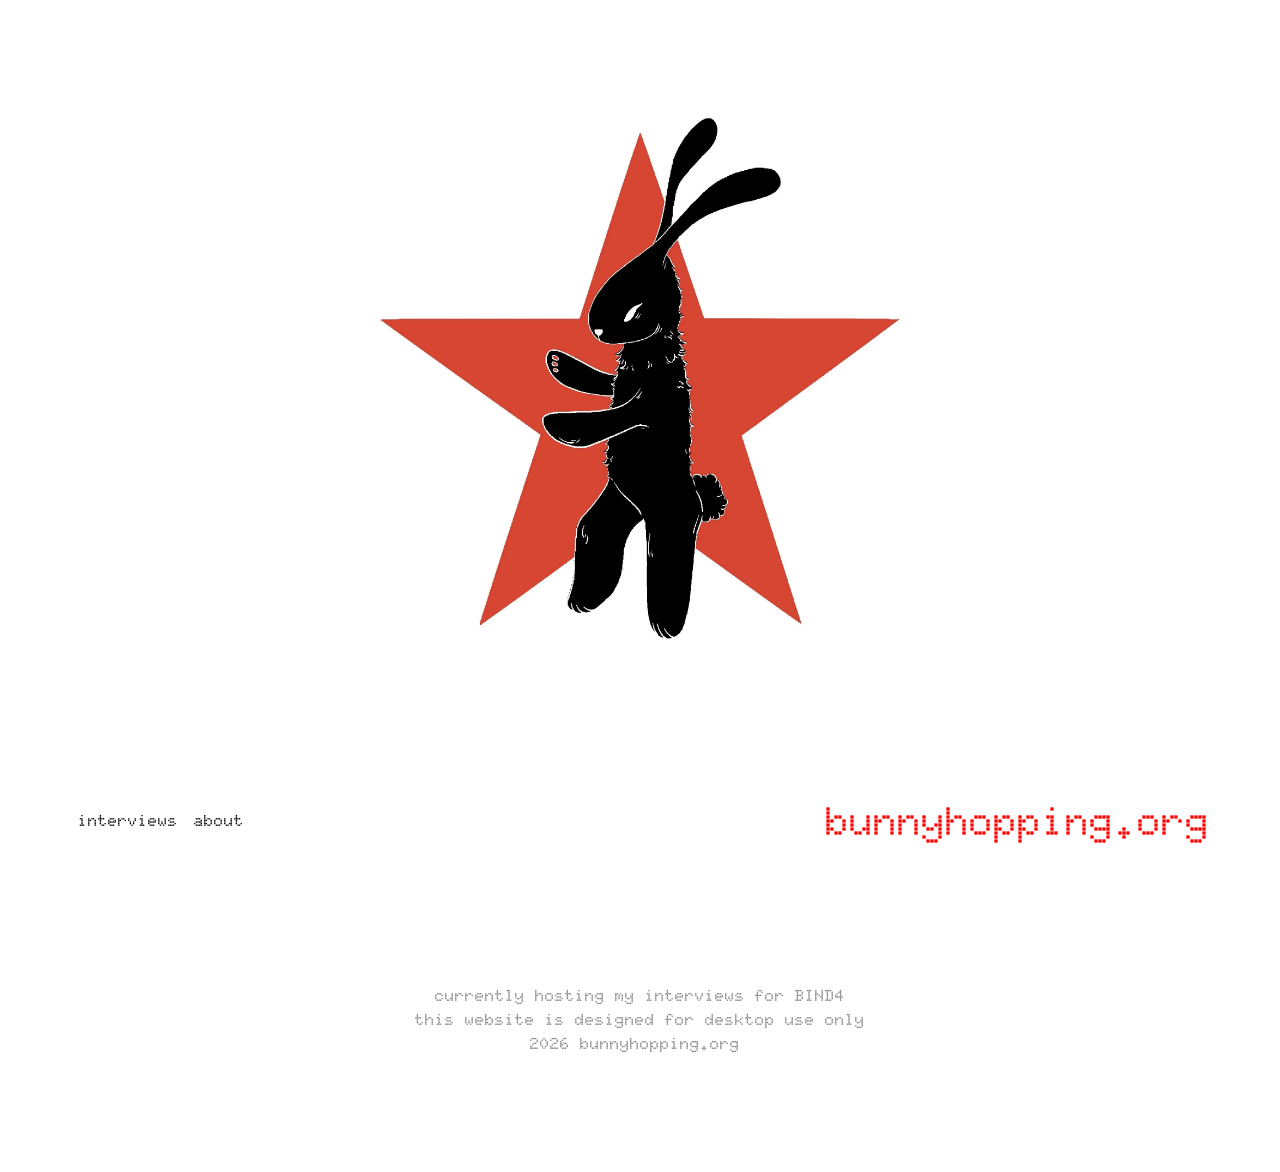
<file: index.html>
<!doctype html>
<html>
<head>
    <meta charset="utf-8">
    <meta name="keywords" content="">
    <meta name="description" content="">
    <meta name="viewport" content="width=device-width, initial-scale=1.0, viewport-fit=cover">
	<link rel="canonical" href="bunnyhopping.org/">
	<meta name="robots" content="index, follow">
    <link rel="shortcut icon" type="image/png" href="favicon.png">
    
	<link rel="stylesheet" type="text/css" href="./css/bootstrap.min.css?2732">
	<link rel="stylesheet" type="text/css" href="style.css?8306">
	<link rel="stylesheet" type="text/css" href="./css/animate.min.css?2355">
	
    <title>Home</title>


    
<!-- Analytics -->
 
<!-- Analytics END -->
    
</head>
<body>

<!-- Preloader -->
<div id="page-loading-blocs-notifaction" class="page-preloader"></div>
<!-- Preloader END -->


<!-- Main container -->
<div class="page-container">
    
<!-- bloc-0 -->
<div class="bloc l-bloc" id="bloc-0">
	<div class="container bloc-lg">
		<div class="row">
			<div class="col-sm-10 offset-sm-1 col-md-8 offset-md-2 col-lg-6 offset-lg-3 text-start">
				<picture><source type="image/webp" srcset="img/ae24cf04-b6c3-4321-89ae-37822fb67c73.webp, img/ae24cf04-b6c3-4321-89ae-37822fb67c73@2x.JPG.webp 2x"><img src="img/ae24cf04-b6c3-4321-89ae-37822fb67c73.JPG" class="img-fluid mx-auto d-block" srcset="img/ae24cf04-b6c3-4321-89ae-37822fb67c73@2x.JPG 2x" alt="ae24cf04 b6c3 4321 89ae 37822fb67c73.JPG"></picture>
			</div>
		</div>
	</div>
</div>
<!-- bloc-0 END -->

<!-- bloc-0 -->
<div class="bloc l-bloc" id="bloc-0">
	<div class="container bloc-sm">
		<div class="row">
			<div class="col">
				<nav class="navbar navbar-light row navbar-expand-md nav-invert" role="navigation">
					<div class="container-fluid nav-invert">
						<button id="nav-toggle" type="button" class="ui-navbar-toggler navbar-toggler border-0 p-0" aria-expanded="false" aria-label="Toggle navigation" data-bs-toggle="collapse" data-bs-target=".navbar-13563">
							<span class="navbar-toggler-icon"><svg height="32" viewBox="0 0 32 32" width="32"><path class="svg-menu-icon" d="m2 9h28m-28 7h28m-28 7h28"></path></svg></span>
						</button>
						<div class="collapse navbar-collapse navbar-22941 navbar-13563">
								<ul class="site-navigation nav navbar-nav animated flash-hvr">
									<li class="nav-item">
										<a href="./interviews/" class="nav-link a-btn ltc-176">interviews</a>
									</li>
									<li class="nav-item">
										<a href="./about/" class="a-btn nav-link ltc-176">about</a>
									</li>
								</ul>
							</div><a class="navbar-brand me-0 link-style ltc-1931 flash-hvr animated flash animLoopInfinite animSpeed10 animDelay04" href="./" data-appear-anim-style="flash">bunnyhopping.org</a>
					</div>
				</nav>
			</div>
		</div>
	</div>
</div>
<!-- bloc-0 END -->

<!-- ScrollToTop Button -->
<button aria-label="Scroll to top button" class="bloc-button btn btn-d scrollToTop" onclick="scrollToTarget('1',this)"><svg xmlns="http://www.w3.org/2000/svg" width="22" height="22" viewBox="0 0 32 32"><path class="scroll-to-top-btn-icon" d="M30,22.656l-14-13-14,13"/></svg></button>
<!-- ScrollToTop Button END-->


<!-- bloc-6 -->
<div class="bloc l-bloc" id="bloc-6">
	<div class="container bloc-lg">
		<div class="row">
			<div class="col-sm-10 offset-sm-1 col-md-8 offset-md-2 col-lg-6 offset-lg-3 text-start">
				<p class="float-lg-none text-lg-center">
					currently hosting my interviews for BIND4<br>this website is designed for desktop use only<br>2026 bunnyhopping.org&nbsp;
				</p>
			</div>
		</div>
	</div>
</div>
<!-- bloc-6 END -->

</div>
<!-- Main container END -->
    


<!-- Additional JS -->
<script src="./js/bootstrap.bundle.min.js?9703"></script>
<script src="./js/blocs.min.js?476"></script>
<script src="./js/lazysizes.min.js" defer></script><!-- Additional JS END -->


</body>
</html>
</file>
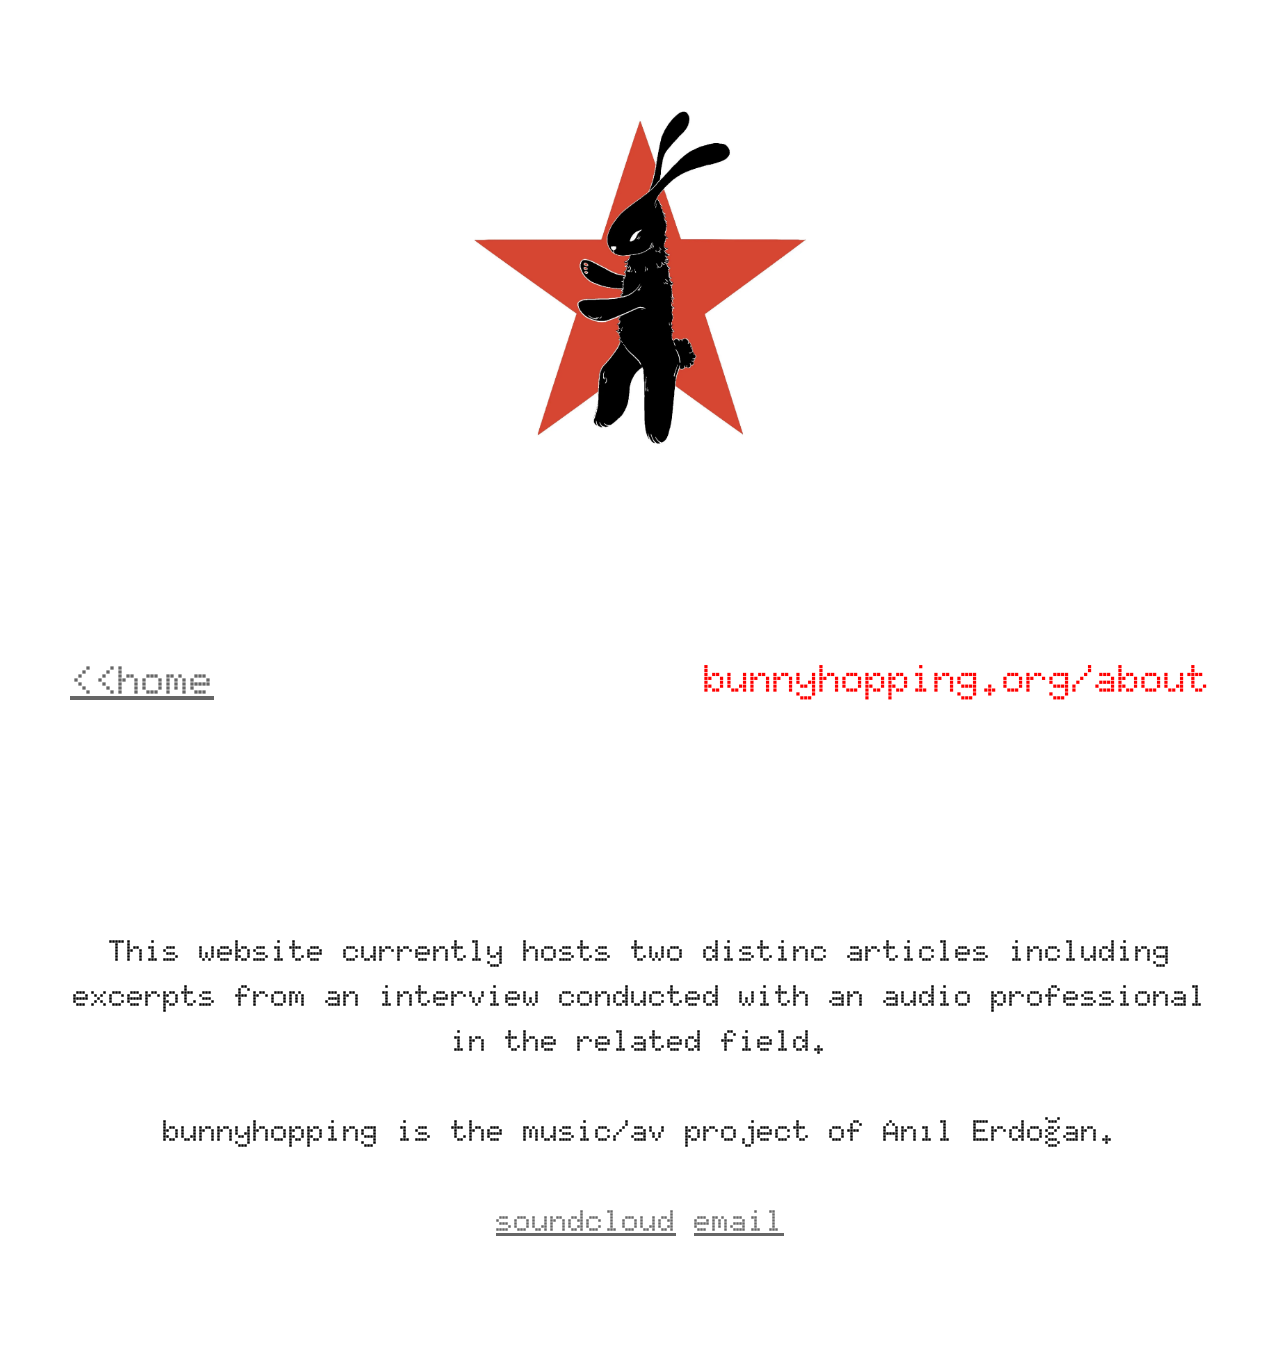
<file: about/index.html>
<!doctype html>
<html>
<head>
    <meta charset="utf-8">
    <meta name="keywords" content="">
    <meta name="description" content="">
    <meta name="viewport" content="width=device-width, initial-scale=1.0, viewport-fit=cover">
	<link rel="canonical" href="bunnyhopping.org/about/">
	<meta name="robots" content="index, follow">
    <link rel="shortcut icon" type="image/png" href="../favicon.png">
    
	<link rel="stylesheet" type="text/css" href="../css/bootstrap.min.css?2732">
	<link rel="stylesheet" type="text/css" href="../style.css?8306">
	<link rel="stylesheet" type="text/css" href="../css/animate.min.css?2355">
	
    <title>interviews-1</title>


    
<!-- Analytics -->
 
<!-- Analytics END -->
    
</head>
<body data-clean-url="true">

<!-- Preloader -->
<div id="page-loading-blocs-notifaction" class="page-preloader"></div>
<!-- Preloader END -->


<!-- Main container -->
<div class="page-container">
    
<!-- bloc-2 -->
<div class="bloc l-bloc" id="bloc-2">
	<div class="container bloc-lg">
		<div class="row">
			<div class="col-sm-10 offset-sm-1 col-md-8 offset-md-2 col-lg-6 offset-lg-3 text-start">
				<picture><source type="image/webp" srcset="../img/lazyload-ph.png" data-srcset="../img/ae24cf04-b6c3-4321-89ae-37822fb67c73.webp, ../img/ae24cf04-b6c3-4321-89ae-37822fb67c73@2x.JPG.webp 2x"><img src="../img/lazyload-ph.png" data-src="../img/ae24cf04-b6c3-4321-89ae-37822fb67c73.JPG" class="img-fluid mx-auto d-block lazyload" data-srcset="../img/ae24cf04-b6c3-4321-89ae-37822fb67c73@2x.JPG 2x" alt="ae24cf04 b6c3 4321 89ae 37822fb67c73.JPG" width="356" height="23"></picture>
			</div>
		</div>
	</div>
</div>
<!-- bloc-2 END -->

<!-- bloc-3 -->
<div class="bloc l-bloc" id="bloc-3">
	<div class="container bloc-lg">
		<div class="row">
			<div class="col-md-9 order-md-1">
				<h2 class="mg-clear text-center text-md-end tc-1931 h2-bloc-3-style">
					bunnyhopping.org/about
				</h2>
			</div>
			<div class="align-self-center col-md-3">
				<h1 class="mb-4 h1-style">
					<a href="../">&lt;&lt;home</a><br>
				</h1>
			</div>
		</div>
	</div>
</div>
<!-- bloc-3 END -->

<!-- bloc-9 -->
<div class="bloc l-bloc" id="bloc-9">
	<div class="container bloc-lg">
		<div class="row">
			<div class="col text-start">
				<p class="tc-176 text-lg-center p-3-style">
					This website currently hosts two distinc articles including excerpts from an interview conducted with an audio professional in the related field.<br><br>bunnyhopping is the music/av project of Anıl Erdoğan.<br><br><a href="soundcloud.com/bunnyhoppin">soundcloud</a> <a class="pt-lg-0" href="mailto:nejsayer@icloud.com">email</a><br>
				</p>
			</div>
		</div>
	</div>
</div>
<!-- bloc-9 END -->

<!-- bloc-4 -->
<div class="bloc l-bloc full-width-bloc" id="bloc-4">
	<div class="container bloc-no-padding">
		<div class="row g-0">
			<div class="order-md-0 col-md-12 col-lg-6 order-lg-1 offset-lg-0 text-lg-start">
			</div>
		</div>
	</div>
</div>
<!-- bloc-4 END -->

<!-- bloc-5 -->
<div class="bloc l-bloc full-width-bloc" id="bloc-5">
	<div class="container bloc-no-padding">
		<div class="row g-0">
			<div class="align-self-center offset-md-1 col-md-10 col-sm-10 offset-sm-1 offset-1 col-10 offset-lg-1 col-lg-10">
			</div>
		</div>
	</div>
</div>
<!-- bloc-5 END -->

<!-- ScrollToTop Button -->
<button aria-label="Scroll to top button" class="bloc-button btn btn-d scrollToTop" onclick="scrollToTarget('1',this)"><svg xmlns="http://www.w3.org/2000/svg" width="22" height="22" viewBox="0 0 32 32"><path class="scroll-to-top-btn-icon" d="M30,22.656l-14-13-14,13"/></svg></button>
<!-- ScrollToTop Button END-->


</div>
<!-- Main container END -->
    


<!-- Additional JS -->
<script src="../js/bootstrap.bundle.min.js?9703"></script>
<script src="../js/blocs.min.js?476"></script>
<script src="../js/lazysizes.min.js" defer></script><!-- Additional JS END -->


</body>
</html>
</file>
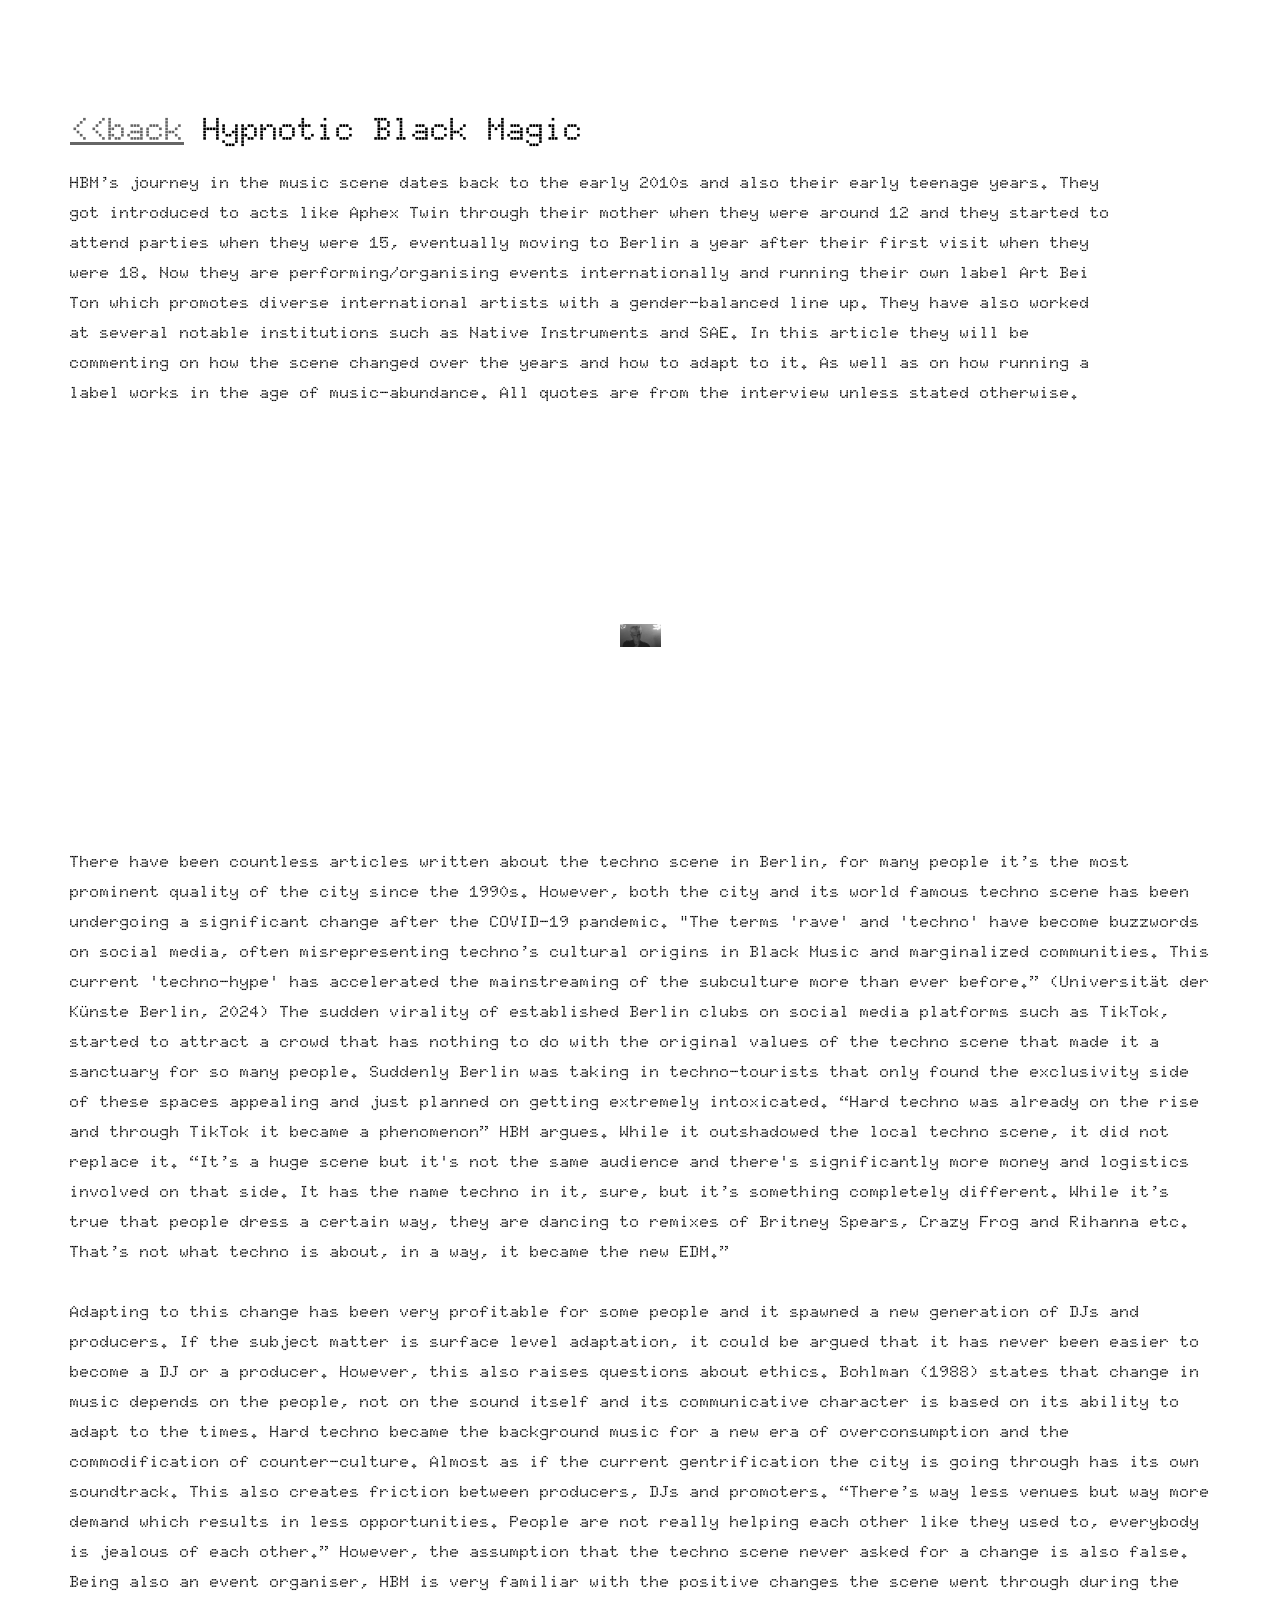
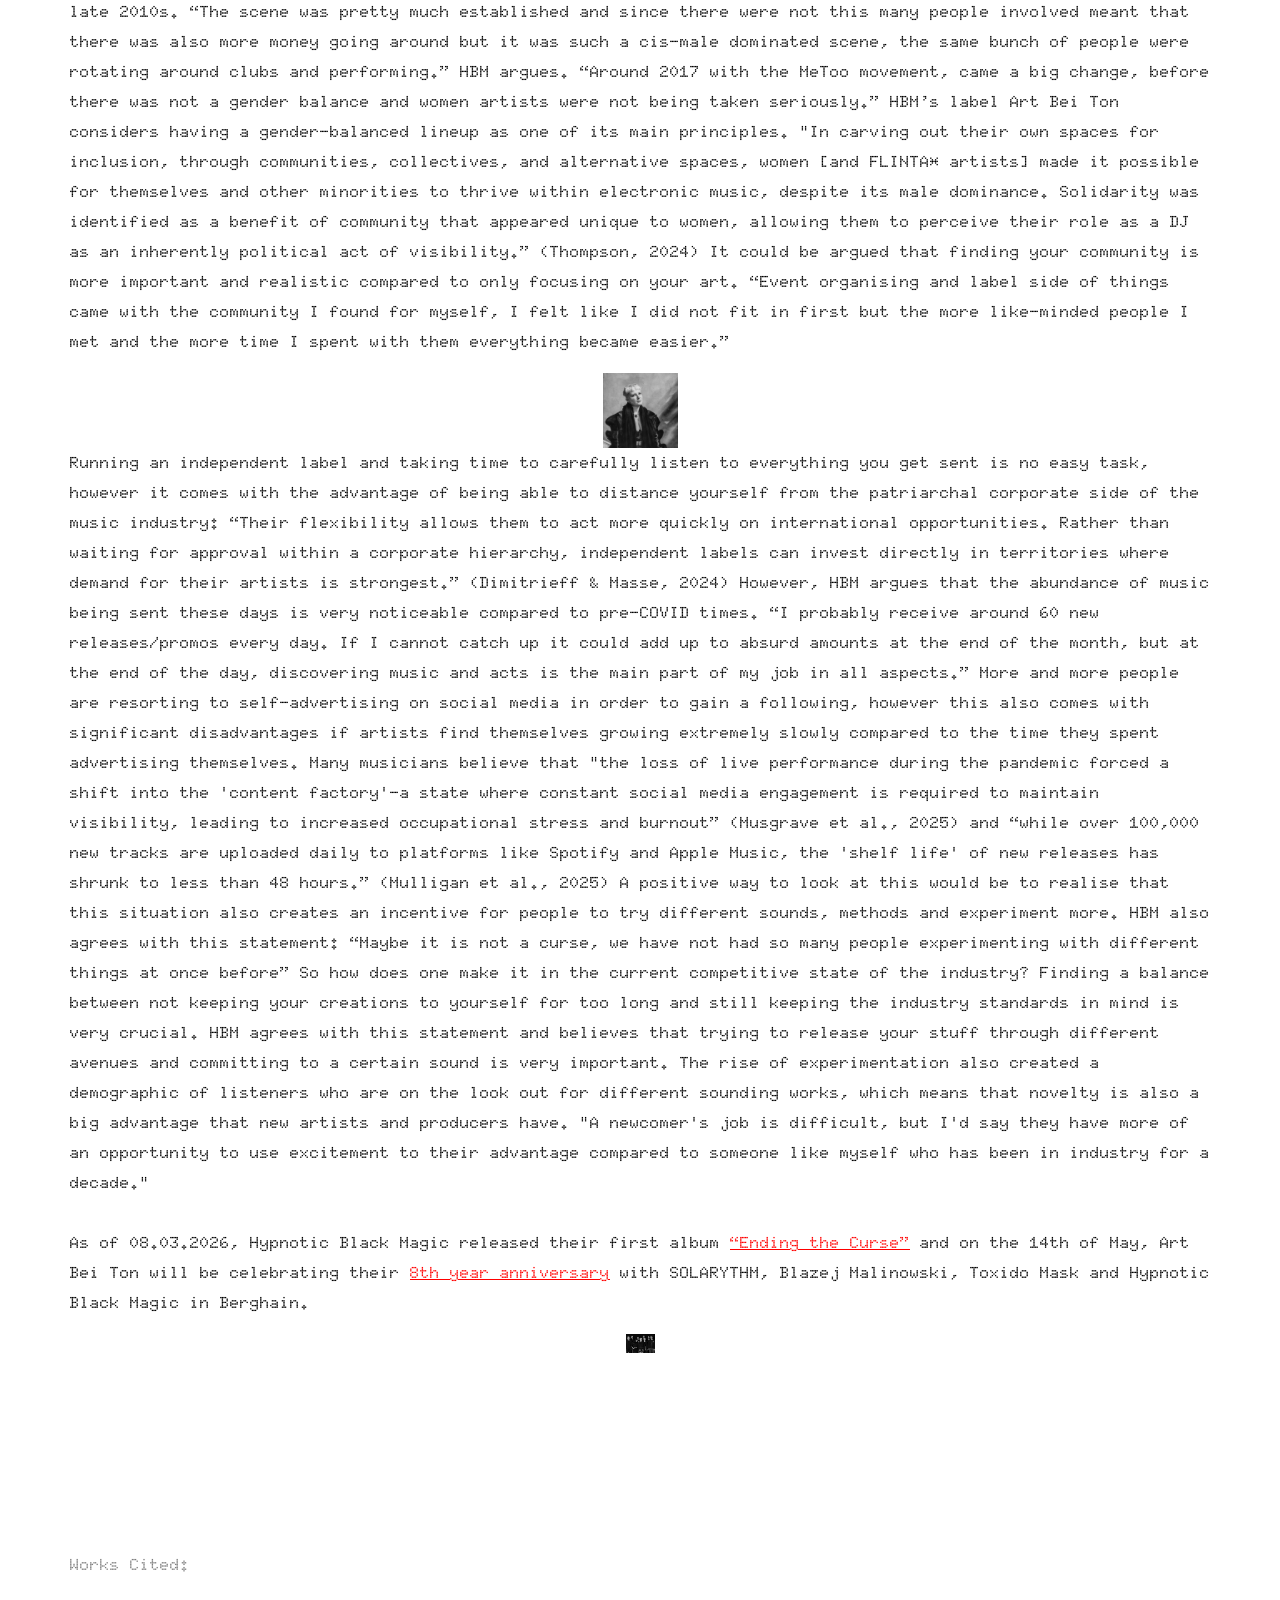
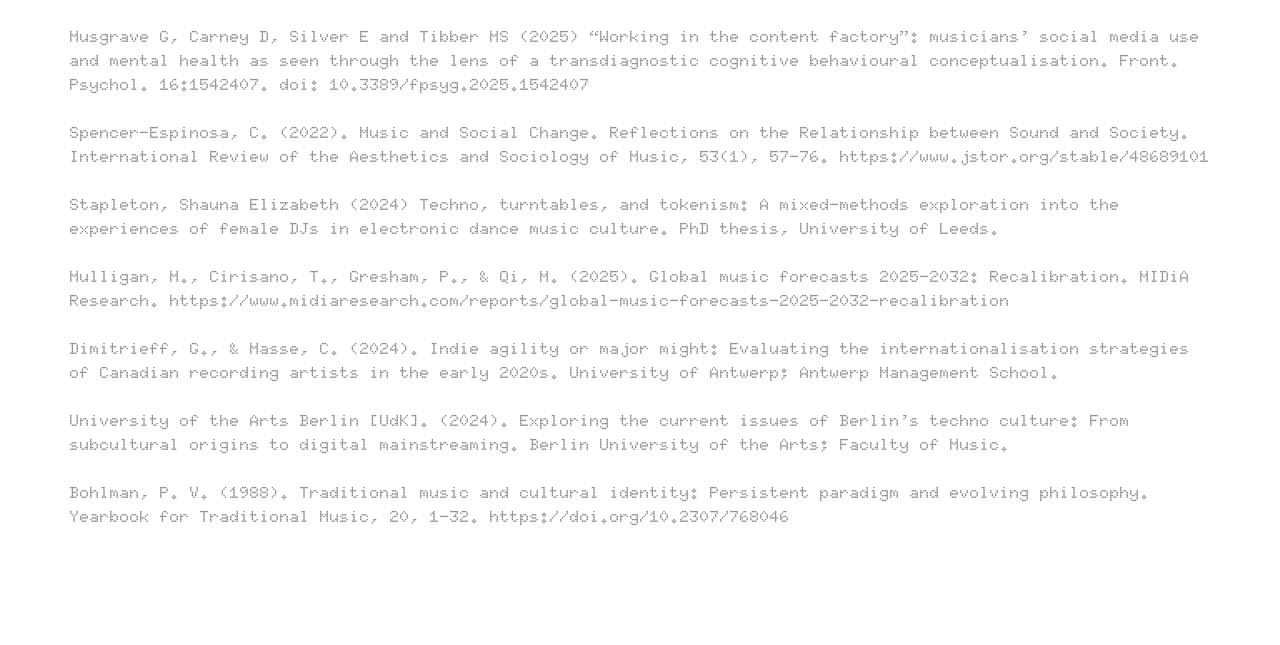
<file: int_apo/index.html>
<!doctype html>
<html>
<head>
    <meta charset="utf-8">
    <meta name="keywords" content="">
    <meta name="description" content="">
    <meta name="viewport" content="width=device-width, initial-scale=1.0, viewport-fit=cover">
	<link rel="canonical" href="bunnyhopping.org/int_apo/">
	<meta name="robots" content="index, follow">
    <link rel="shortcut icon" type="image/png" href="../favicon.png">
    
	<link rel="stylesheet" type="text/css" href="../css/bootstrap.min.css?2732">
	<link rel="stylesheet" type="text/css" href="../style.css?8306">
	<link rel="stylesheet" type="text/css" href="../css/animate.min.css?2355">
	
    <title>int_apo</title>


    
<!-- Analytics -->
 
<!-- Analytics END -->
    
</head>
<body data-clean-url="true">

<!-- Preloader -->
<div id="page-loading-blocs-notifaction" class="page-preloader"></div>
<!-- Preloader END -->


<!-- Main container -->
<div class="page-container">
    
<!-- bloc-6 -->
<div class="bloc l-bloc " id="bloc-6">
	<div class="container bloc-lg">
		<div class="row">
			<div class="col-md-6 align-self-center col-lg-11">
				<h2 class="mg-md tc-176">
					<a href="../interviews/">&lt;&lt;back</a> Hypnotic Black Magic
				</h2>
				<p class="tc-176 text-lg-start p-bloc-6-style">
					HBM’s journey in the music scene dates back to the early 2010s and also their early teenage years. They got introduced to acts like Aphex Twin through their mother when they were around 12 and they started to attend parties when they were 15, eventually moving to Berlin a year after their first visit when they were 18. Now they are performing/organising events internationally and running their own label Art Bei Ton which promotes diverse international artists with a gender-balanced line up. They have also worked at several notable institutions such as Native Instruments and SAE. In this article they will be commenting on how the scene changed over the years and how to adapt to it. As well as on how running a label works in the age of music-abundance. All quotes are from the interview unless stated otherwise.<br>
				</p>
			</div>
		</div>
	</div>
</div>
<!-- bloc-6 END -->

<!-- bloc-10 -->
<div class="bloc l-bloc" id="bloc-10">
	<div class="container bloc-lg">
		<div class="row">
			<div class="col text-start">
				<picture><source type="image/webp" srcset="../img/lazyload-ph.png" data-srcset="../img/HBM.webp"><img src="../img/lazyload-ph.png" data-src="../img/HBM.jpg" class="img-fluid mx-auto d-block lazyload" alt="HBM" width="41" height="23"></picture>
			</div>
		</div>
	</div>
</div>
<!-- bloc-10 END -->

<!-- bloc-9 -->
<div class="bloc l-bloc" id="bloc-9">
	<div class="container bloc-lg">
		<div class="row">
			<div class="col text-start">
				<p class="tc-176 p-bloc-9-style">
					There have been countless articles written about the techno scene in Berlin, for many people it’s the most prominent quality of the city since the 1990s. However, both the city and its world famous techno scene has been undergoing a significant change after the COVID-19 pandemic. "The terms 'rave' and 'techno' have become buzzwords on social media, often misrepresenting techno’s cultural origins in Black Music and marginalized communities. This current 'techno-hype' has accelerated the mainstreaming of the subculture more than ever before.” (Universität der Künste Berlin, 2024) The sudden virality of established Berlin clubs on social media platforms such as TikTok, started to attract a crowd that has nothing to do with the original values of the techno scene that made it a sanctuary for so many people. Suddenly Berlin was taking in techno-tourists that only found the exclusivity side of these spaces appealing and just planned on getting extremely intoxicated. “Hard techno was already on the rise and through TikTok it became a phenomenon” HBM argues. While it outshadowed the local techno scene, it did not replace it. “It’s a huge scene but it's not the same audience and there's significantly more money and logistics involved on that side. It has the name techno in it, sure, but it’s something completely different. While it’s true that people dress a certain way, they are dancing to remixes of Britney Spears, Crazy Frog and Rihanna etc. That’s not what techno is about, in a way, it became the new EDM.”<br><br>Adapting to this change has been very profitable for some people and it spawned a new generation of DJs and producers. If the subject matter is surface level adaptation, it could be argued that it has never been easier to become a DJ or a producer. However, this also raises questions about ethics. Bohlman (1988) states that change in music depends on the people, not on the sound itself and its communicative character is based on its ability to adapt to the times. Hard techno became the background music for a new era of overconsumption and the commodification of counter-culture. Almost as if the current gentrification the city is going through has its own soundtrack. This also creates friction between producers, DJs and promoters. “There’s way less venues but way more demand which results in less opportunities. People are not really helping each other like they used to, everybody is jealous of each other.” However, the assumption that the techno scene never asked for a change is also false. Being also an event organiser, HBM is very familiar with the positive changes the scene went through during the late 2010s. “The scene was pretty much established and since there were not this many people involved meant that there was also more money going around but it was such a cis-male dominated scene, the same bunch of people were rotating around clubs and performing.” HBM argues. “Around 2017 with the MeToo movement, came a big change, before there was not a gender balance and women artists were not being taken seriously.” HBM’s label Art Bei Ton considers having a gender-balanced lineup as one of its main principles. "In carving out their own spaces for inclusion, through communities, collectives, and alternative spaces, women [and FLINTA* artists] made it possible for themselves and other minorities to thrive within electronic music, despite its male dominance. Solidarity was identified as a benefit of community that appeared unique to women, allowing them to perceive their role as a DJ as an inherently political act of visibility.” (Thompson, 2024) It could be argued that finding your community is more important and realistic compared to only focusing on your art. “Event organising and label side of things came with the community I found for myself, I felt like I did not fit in first but the more like-minded people I met and the more time I spent with them everything became easier.”<br>
				</p><picture><source type="image/webp" srcset="../img/lazyload-ph.png" data-srcset="../img/apo%202.webp"><img src="../img/lazyload-ph.png" data-src="../img/apo%202.jpg" class="img-fluid mx-auto d-block lazyload" alt="apo%202" width="75" height="23"></picture>
				<p class="tc-176 p-7-style">
					Running an independent label and taking time to carefully listen to everything you get sent is no easy task, however it comes with the advantage of being able to distance yourself from the patriarchal corporate side of the music industry: “Their flexibility allows them to act more quickly on international opportunities. Rather than waiting for approval within a corporate hierarchy, independent labels can invest directly in territories where demand for their artists is strongest.” (Dimitrieff & Masse, 2024) However, HBM argues that the abundance of music being sent these days is very noticeable compared to pre-COVID times. “I probably receive around 60 new releases/promos every day. If I cannot catch up it could add up to absurd amounts at the end of the month, but at the end of the day, discovering music and acts is the main part of my job in all aspects.” More and more people are resorting to self-advertising on social media in order to gain a following, however this also comes with significant disadvantages if artists find themselves growing extremely slowly compared to the time they spent advertising themselves. Many musicians believe that "the loss of live performance during the pandemic forced a shift into the 'content factory'—a state where constant social media engagement is required to maintain visibility, leading to increased occupational stress and burnout” (Musgrave et al., 2025) and “while over 100,000 new tracks are uploaded daily to platforms like Spotify and Apple Music, the 'shelf life' of new releases has shrunk to less than 48 hours.” (Mulligan et al., 2025) A positive way to look at this would be to realise that this situation also creates an incentive for people to try different sounds, methods and experiment more. HBM also agrees with this statement: “Maybe it is not a curse, we have not had so many people experimenting with different things at once before” So how does one make it in the current competitive state of the industry? Finding a balance between not keeping your creations to yourself for too long and still keeping the industry standards in mind is very crucial. HBM agrees with this statement and believes that trying to release your stuff through different avenues and committing to a certain sound is very important. The rise of experimentation also created a demographic of listeners who are on the look out for different sounding works, which means that novelty is also a big advantage that new artists and producers have. "A newcomer's job is difficult, but I'd say they have more of an opportunity to use excitement to their advantage compared to someone like myself who has been in industry for a decade."<br><br>As of 08.03.2026, Hypnotic Black Magic released their first album <a class="ltc-1931" href="https://artbeiton.bandcamp.com/album/hypnotic-black-magic-ending-the-curse" target="_blank">“Ending the Curse”</a> and on the 14th of May, Art Bei Ton will be celebrating their <a class="ltc-1931" href="https://ra.co/events/2403673" target="_blank">8th year anniversary</a> with SOLARYTHM, Blazej Malinowski, Toxido Mask and Hypnotic Black Magic in Berghain.<br>
				</p><picture><source type="image/webp" srcset="../img/lazyload-ph.png" data-srcset="../img/abt.webp"><img src="../img/lazyload-ph.png" data-src="../img/abt.jpg" class="img-fluid mx-auto d-block lazyload" alt="abt" width="29" height="23"></picture>
			</div>
		</div>
	</div>
</div>
<!-- bloc-9 END -->

<!-- bloc-12 -->
<div class="bloc l-bloc" id="bloc-12">
	<div class="container bloc-lg">
		<div class="row">
			<div class="col text-start">
				<p>
					Works Cited:<br><br><br>Musgrave G, Carney D, Silver E and Tibber MS (2025) “Working in the content factory”: musicians’ social media use and mental health as seen through the lens of a transdiagnostic cognitive behavioural conceptualisation. Front. Psychol. 16:1542407. doi: 10.3389/fpsyg.2025.1542407<br><br>Spencer-Espinosa, C. (2022). Music and Social Change. Reflections on the Relationship between Sound and Society. International Review of the Aesthetics and Sociology of Music, 53(1), 57–76. https://www.jstor.org/stable/48689101<br><br>Stapleton, Shauna Elizabeth (2024) Techno, turntables, and tokenism: A mixed-methods exploration into the experiences of female DJs in electronic dance music culture. PhD thesis, University of Leeds.<br><br>Mulligan, M., Cirisano, T., Gresham, P., & Qi, M. (2025). Global music forecasts 2025–2032: Recalibration. MIDiA Research. https://www.midiaresearch.com/reports/global-music-forecasts-2025-2032-recalibration<br><br>Dimitrieff, G., & Masse, C. (2024). Indie agility or major might: Evaluating the internationalisation strategies of Canadian recording artists in the early 2020s. University of Antwerp; Antwerp Management School. <br><br>University of the Arts Berlin [UdK]. (2024). Exploring the current issues of Berlin’s techno culture: From subcultural origins to digital mainstreaming. Berlin University of the Arts; Faculty of Music.<br><br>Bohlman, P. V. (1988). Traditional music and cultural identity: Persistent paradigm and evolving philosophy. Yearbook for Traditional Music, 20, 1–32. https://doi.org/10.2307/768046<br>
				</p>
			</div>
		</div>
	</div>
</div>
<!-- bloc-12 END -->

<!-- ScrollToTop Button -->
<button aria-label="Scroll to top button" class="bloc-button btn btn-d scrollToTop" onclick="scrollToTarget('1',this)"><svg xmlns="http://www.w3.org/2000/svg" width="22" height="22" viewBox="0 0 32 32"><path class="scroll-to-top-btn-icon" d="M30,22.656l-14-13-14,13"/></svg></button>
<!-- ScrollToTop Button END-->


</div>
<!-- Main container END -->
    


<!-- Additional JS -->
<script src="../js/bootstrap.bundle.min.js?9703"></script>
<script src="../js/blocs.min.js?476"></script>
<script src="../js/lazysizes.min.js" defer></script><!-- Additional JS END -->


</body>
</html>
</file>
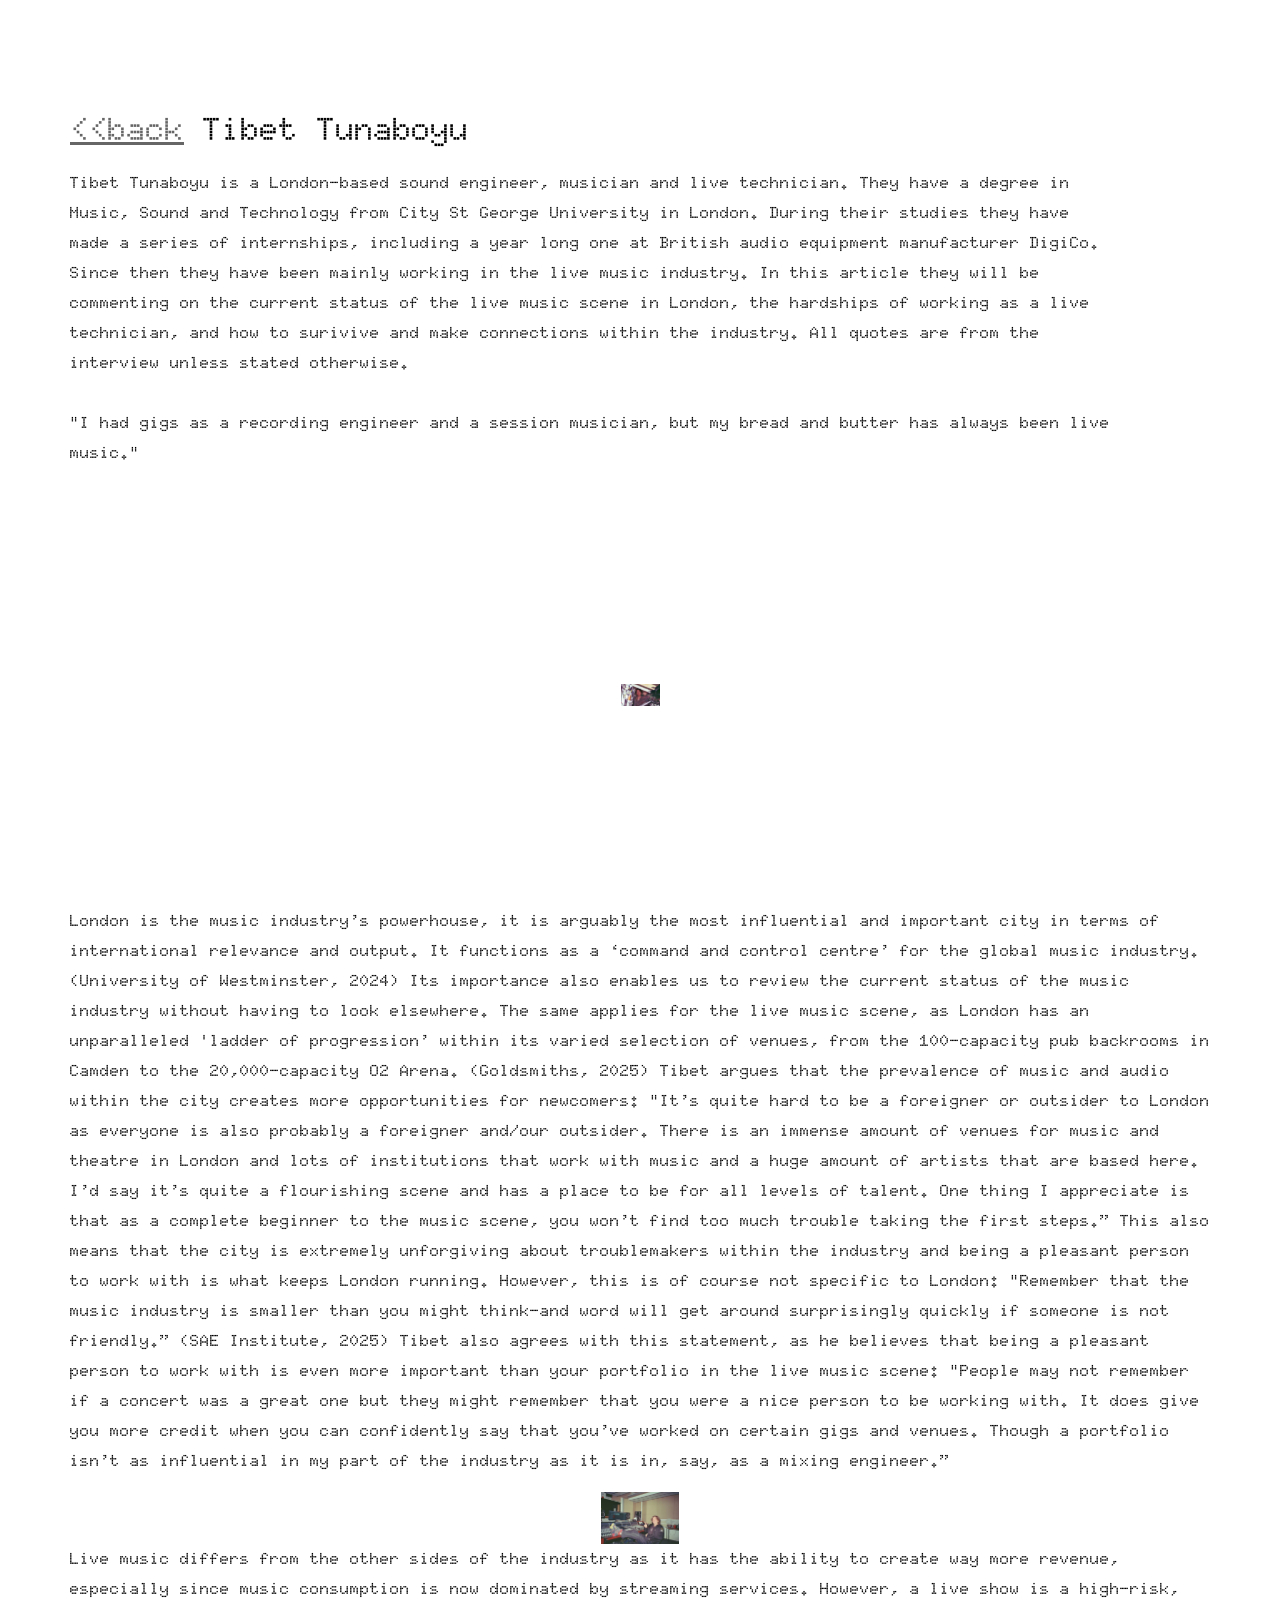
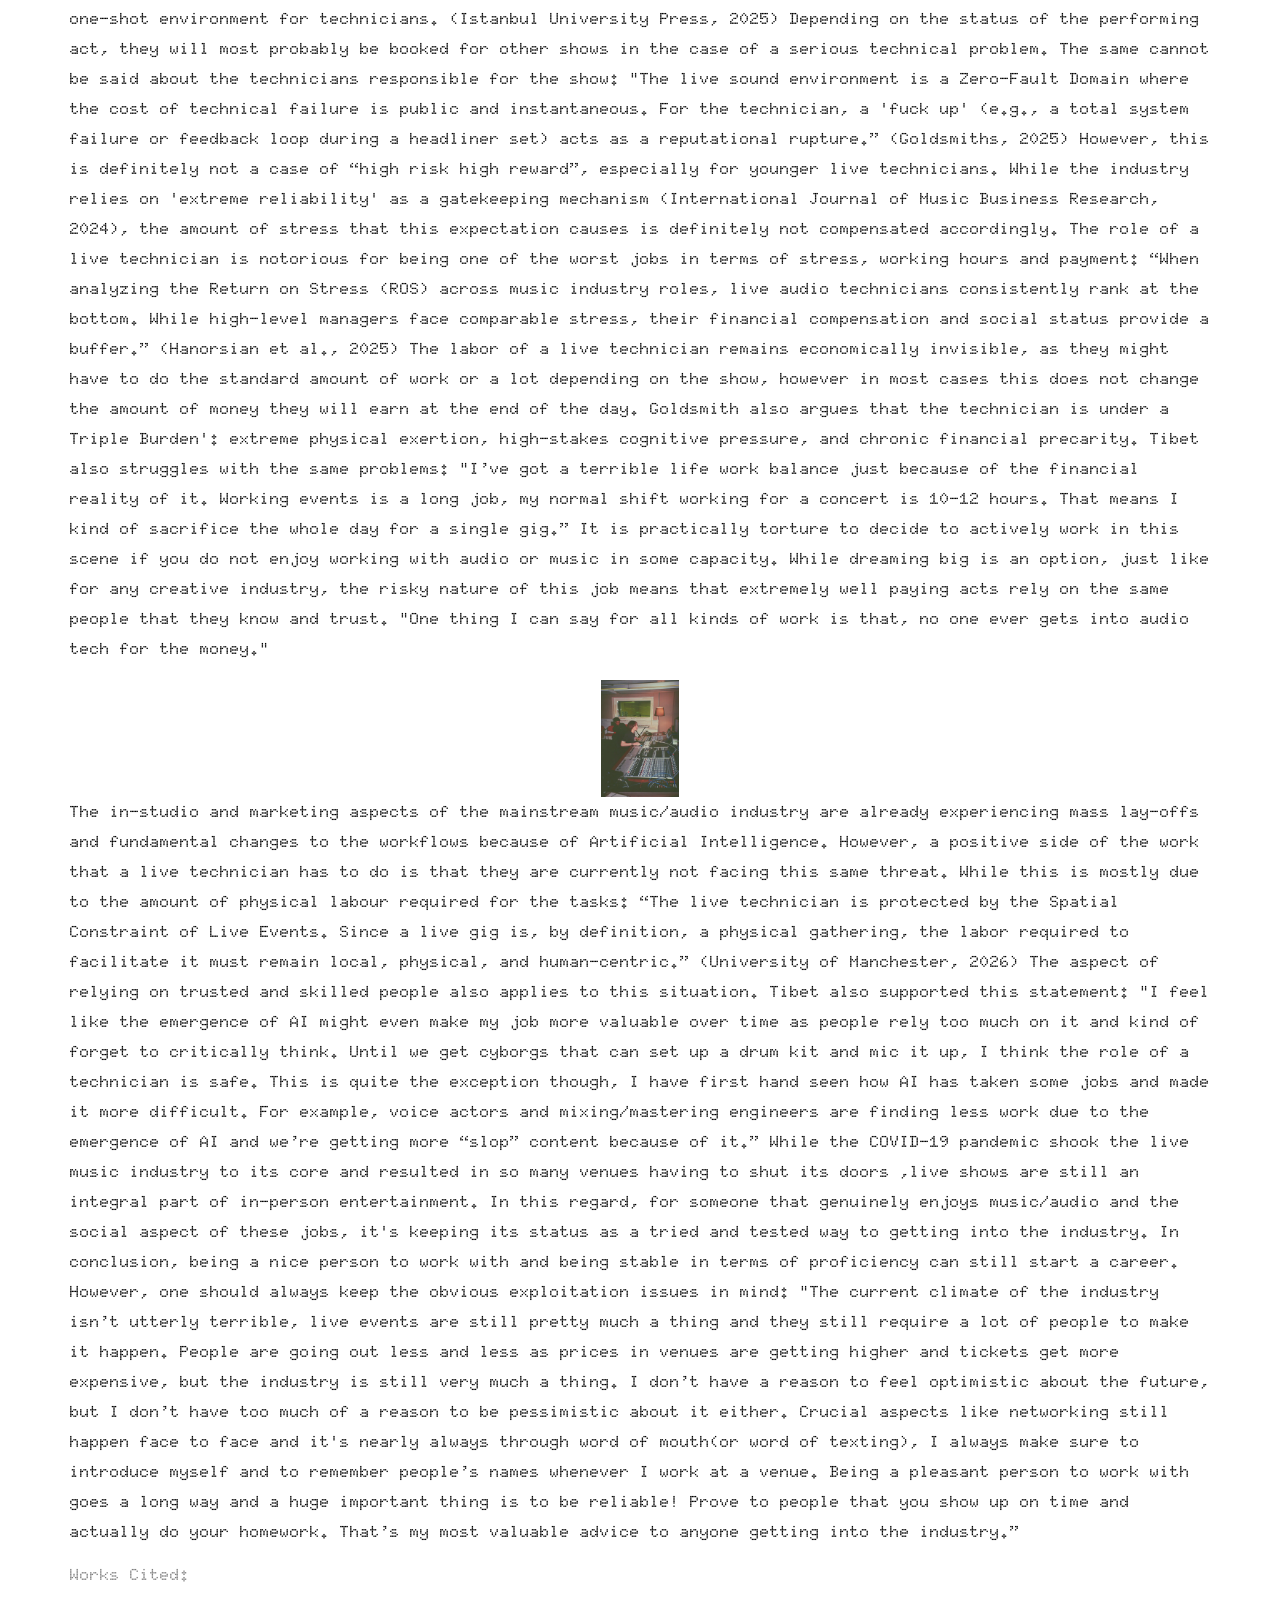
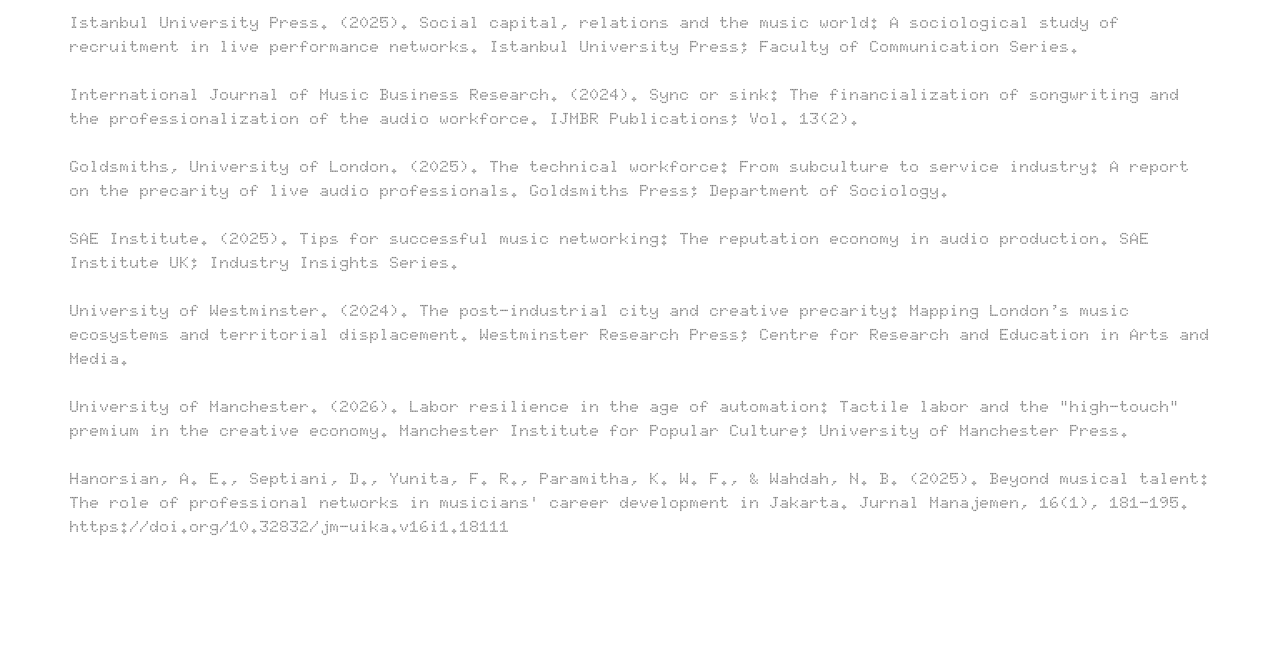
<file: int_tibet/index.html>
<!doctype html>
<html>
<head>
    <meta charset="utf-8">
    <meta name="keywords" content="">
    <meta name="description" content="">
    <meta name="viewport" content="width=device-width, initial-scale=1.0, viewport-fit=cover">
	<link rel="canonical" href="bunnyhopping.org/int_tibet/">
	<meta name="robots" content="index, follow">
    <link rel="shortcut icon" type="image/png" href="../favicon.png">
    
	<link rel="stylesheet" type="text/css" href="../css/bootstrap.min.css?2732">
	<link rel="stylesheet" type="text/css" href="../style.css?8306">
	<link rel="stylesheet" type="text/css" href="../css/animate.min.css?2355">
	
    <title>int_tibet</title>


    
<!-- Analytics -->
 
<!-- Analytics END -->
    
</head>
<body data-clean-url="true">

<!-- Preloader -->
<div id="page-loading-blocs-notifaction" class="page-preloader"></div>
<!-- Preloader END -->


<!-- Main container -->
<div class="page-container">
    
<!-- bloc-6 -->
<div class="bloc l-bloc" id="bloc-6">
	<div class="container bloc-lg">
		<div class="row">
			<div class="col-md-6 align-self-center col-lg-11">
				<h2 class="mg-md tc-176">
					<a href="../interviews/">&lt;&lt;back</a> Tibet Tunaboyu
				</h2>
				<p class="p-3-bloc-6-style tc-176">
					Tibet Tunaboyu is a London-based sound engineer, musician and live technician. They have a degree in Music, Sound and Technology from City St George University in London. During their studies they have made a series of internships, including a year long one at British audio equipment manufacturer DigiCo. Since then they have been mainly working in the live music industry. In this article they will be commenting on the current status of the live music scene in London, the hardships of working as a live technician, and how to surivive and make connections within the industry. All quotes are from the interview unless stated otherwise.<br><br>"I had gigs as a recording engineer and a session musician, but my bread and butter has always been live music."
				</p>
			</div>
		</div>
	</div>
</div>
<!-- bloc-6 END -->

<!-- bloc-7 -->
<div class="bloc l-bloc" id="bloc-7">
	<div class="container bloc-lg">
		<div class="row">
			<div class="col text-start">
				<picture><source type="image/webp" srcset="../img/lazyload-ph.png" data-srcset="../img/tibet.webp"><img src="../img/lazyload-ph.png" data-src="../img/tibet.jpg" class="img-fluid mx-auto d-block lazyload" alt="tibet" width="39" height="23"></picture>
			</div>
		</div>
	</div>
</div>
<!-- bloc-7 END -->

<!-- bloc-7 -->
<div class="bloc l-bloc" id="bloc-7">
	<div class="container bloc-lg">
		<div class="row">
			<div class="col text-start">
				<p class="tc-176 p-bloc-7-style">
					London is the music industry’s powerhouse, it is arguably the most influential and important city in terms of international relevance and output. It functions as a ‘command and control centre’ for the global music industry. (University of Westminster, 2024) Its importance also enables us to review the current status of the music industry without having to look elsewhere. The same applies for the live music scene, as London has an unparalleled 'ladder of progression’ within its varied selection of venues, from the 100-capacity pub backrooms in Camden to the 20,000-capacity O2 Arena. (Goldsmiths, 2025) Tibet argues that the prevalence of music and audio within the city creates more opportunities for newcomers: "It’s quite hard to be a foreigner or outsider to London as everyone is also probably a foreigner and/our outsider. There is an immense amount of venues for music and theatre in London and lots of institutions that work with music and a huge amount of artists that are based here. I’d say it’s quite a flourishing scene and has a place to be for all levels of talent. One thing I appreciate is that as a complete beginner to the music scene, you won’t find too much trouble taking the first steps.” This also means that the city is extremely unforgiving about troublemakers within the industry and being a pleasant person to work with is what keeps London running. However, this is of course not specific to London: "Remember that the music industry is smaller than you might think—and word will get around surprisingly quickly if someone is not friendly.” (SAE Institute, 2025) Tibet also agrees with this statement, as he believes that being a pleasant person to work with is even more important than your portfolio in the live music scene: "People may not remember if a concert was a great one but they might remember that you were a nice person to be working with. It does give you more credit when you can confidently say that you’ve worked on certain gigs and venues. Though a portfolio isn’t as influential in my part of the industry as it is in, say, as a mixing engineer.”<br>
				</p><picture><source type="image/webp" srcset="../img/lazyload-ph.png" data-srcset="../img/tibo3.webp"><img src="../img/lazyload-ph.png" data-src="../img/tibo3.JPG" class="img-fluid mx-auto d-block lazyload" alt="tibo3.JPG" width="78" height="23"></picture>
				<p class="p-5-style tc-176">
					Live music differs from the other sides of the industry as it has the ability to create way more revenue, especially since music consumption is now dominated by streaming services. However, a live show is a high-risk, one-shot environment for technicians. (Istanbul University Press, 2025) Depending on the status of the performing act, they will most probably be booked for other shows in the case of a serious technical problem. The same cannot be said about the technicians responsible for the show: "The live sound environment is a Zero-Fault Domain where the cost of technical failure is public and instantaneous. For the technician, a 'fuck up' (e.g., a total system failure or feedback loop during a headliner set) acts as a reputational rupture.” (Goldsmiths, 2025) However, this is definitely not a case of “high risk high reward”, especially for younger live technicians. While the industry relies on 'extreme reliability' as a gatekeeping mechanism (International Journal of Music Business Research, 2024), the amount of stress that this expectation causes is definitely not compensated accordingly. The role of a live technician is notorious for being one of the worst jobs in terms of stress, working hours and payment: “When analyzing the Return on Stress (ROS) across music industry roles, live audio technicians consistently rank at the bottom. While high-level managers face comparable stress, their financial compensation and social status provide a buffer.” (Hanorsian et al., 2025) The labor of a live technician remains economically invisible, as they might have to do the standard amount of work or a lot depending on the show, however in most cases this does not change the amount of money they will earn at the end of the day. Goldsmith also argues that the technician is under a Triple Burden': extreme physical exertion, high-stakes cognitive pressure, and chronic financial precarity. Tibet also struggles with the same problems: "I’ve got a terrible life work balance just because of the financial reality of it. Working events is a long job, my normal shift working for a concert is 10-12 hours. That means I kind of sacrifice the whole day for a single gig.” It is practically torture to decide to actively work in this scene if you do not enjoy working with audio or music in some capacity. While dreaming big is an option, just like for any creative industry, the risky nature of this job means that extremely well paying acts rely on the same people that they know and trust. "One thing I can say for all kinds of work is that, no one ever gets into audio tech for the money."
				</p><picture><source type="image/webp" srcset="../img/lazyload-ph.png" data-srcset="../img/tibo2.webp"><img src="../img/lazyload-ph.png" data-src="../img/tibo2.JPG" class="img-fluid mx-auto d-block lazyload" alt="tibo2.JPG" width="78" height="23"></picture>
				<p class="p-6-style tc-176">
					The in-studio and marketing aspects of the mainstream music/audio industry are already experiencing mass lay-offs and fundamental changes to the workflows because of Artificial Intelligence. However, a positive side of the work that a live technician has to do is that they are currently not facing this same threat. While this is mostly due to the amount of physical labour required for the tasks: “The live technician is protected by the Spatial Constraint of Live Events. Since a live gig is, by definition, a physical gathering, the labor required to facilitate it must remain local, physical, and human-centric.” (University of Manchester, 2026) The aspect of relying on trusted and skilled people also applies to this situation. Tibet also supported this statement: "I feel like the emergence of AI might even make my job more valuable over time as people rely too much on it and kind of forget to critically think. Until we get cyborgs that can set up a drum kit and mic it up, I think the role of a technician is safe. This is quite the exception though, I have first hand seen how AI has taken some jobs and made it more difficult. For example, voice actors and mixing/mastering engineers are finding less work due to the emergence of AI and we’re getting more “slop” content because of it.” While the COVID-19 pandemic shook the live music industry to its core and resulted in so many venues having to shut its doors ,live shows are still an integral part of in-person entertainment. In this regard, for someone that genuinely enjoys music/audio and the social aspect of these jobs, it's keeping its status as a tried and tested way to getting into the industry. In conclusion, being a nice person to work with and being stable in terms of proficiency can still start a career. However, one should always keep the obvious exploitation issues in mind: "The current climate of the industry isn’t utterly terrible, live events are still pretty much a thing and they still require a lot of people to make it happen. People are going out less and less as prices in venues are getting higher and tickets get more expensive, but the industry is still very much a thing. I don’t have a reason to feel optimistic about the future, but I don’t have too much of a reason to be pessimistic about it either. Crucial aspects like networking still happen face to face and it's nearly always through word of mouth(or word of texting), I always make sure to introduce myself and to remember people’s names whenever I work at a venue. Being a pleasant person to work with goes a long way and a huge important thing is to be reliable! Prove to people that you show up on time and actually do your homework. That’s my most valuable advice to anyone getting into the industry.”<br>
				</p>
				<p>
					Works Cited:<br><br>Istanbul University Press. (2025). Social capital, relations and the music world: A sociological study of recruitment in live performance networks. Istanbul University Press; Faculty of Communication Series.<br><br>International Journal of Music Business Research. (2024). Sync or sink: The financialization of songwriting and the professionalization of the audio workforce. IJMBR Publications; Vol. 13(2).<br><br>Goldsmiths, University of London. (2025). The technical workforce: From subculture to service industry: A report on the precarity of live audio professionals. Goldsmiths Press; Department of Sociology.<br><br>SAE Institute. (2025). Tips for successful music networking: The reputation economy in audio production. SAE Institute UK; Industry Insights Series.<br><br>University of Westminster. (2024). The post-industrial city and creative precarity: Mapping London’s music ecosystems and territorial displacement. Westminster Research Press; Centre for Research and Education in Arts and Media.<br><br>University of Manchester. (2026). Labor resilience in the age of automation: Tactile labor and the "high-touch" premium in the creative economy. Manchester Institute for Popular Culture; University of Manchester Press.<br><br>Hanorsian, A. E., Septiani, D., Yunita, F. R., Paramitha, K. W. F., & Wahdah, N. B. (2025). Beyond musical talent: The role of professional networks in musicians' career development in Jakarta. Jurnal Manajemen, 16(1), 181-195. https://doi.org/10.32832/jm-uika.v16i1.18111<br>
				</p>
			</div>
		</div>
	</div>
</div>
<!-- bloc-7 END -->

<!-- ScrollToTop Button -->
<button aria-label="Scroll to top button" class="bloc-button btn btn-d scrollToTop" onclick="scrollToTarget('1',this)"><svg xmlns="http://www.w3.org/2000/svg" width="22" height="22" viewBox="0 0 32 32"><path class="scroll-to-top-btn-icon" d="M30,22.656l-14-13-14,13"/></svg></button>
<!-- ScrollToTop Button END-->


</div>
<!-- Main container END -->
    


<!-- Additional JS -->
<script src="../js/bootstrap.bundle.min.js?9703"></script>
<script src="../js/blocs.min.js?476"></script>
<script src="../js/lazysizes.min.js" defer></script><!-- Additional JS END -->


</body>
</html>
</file>
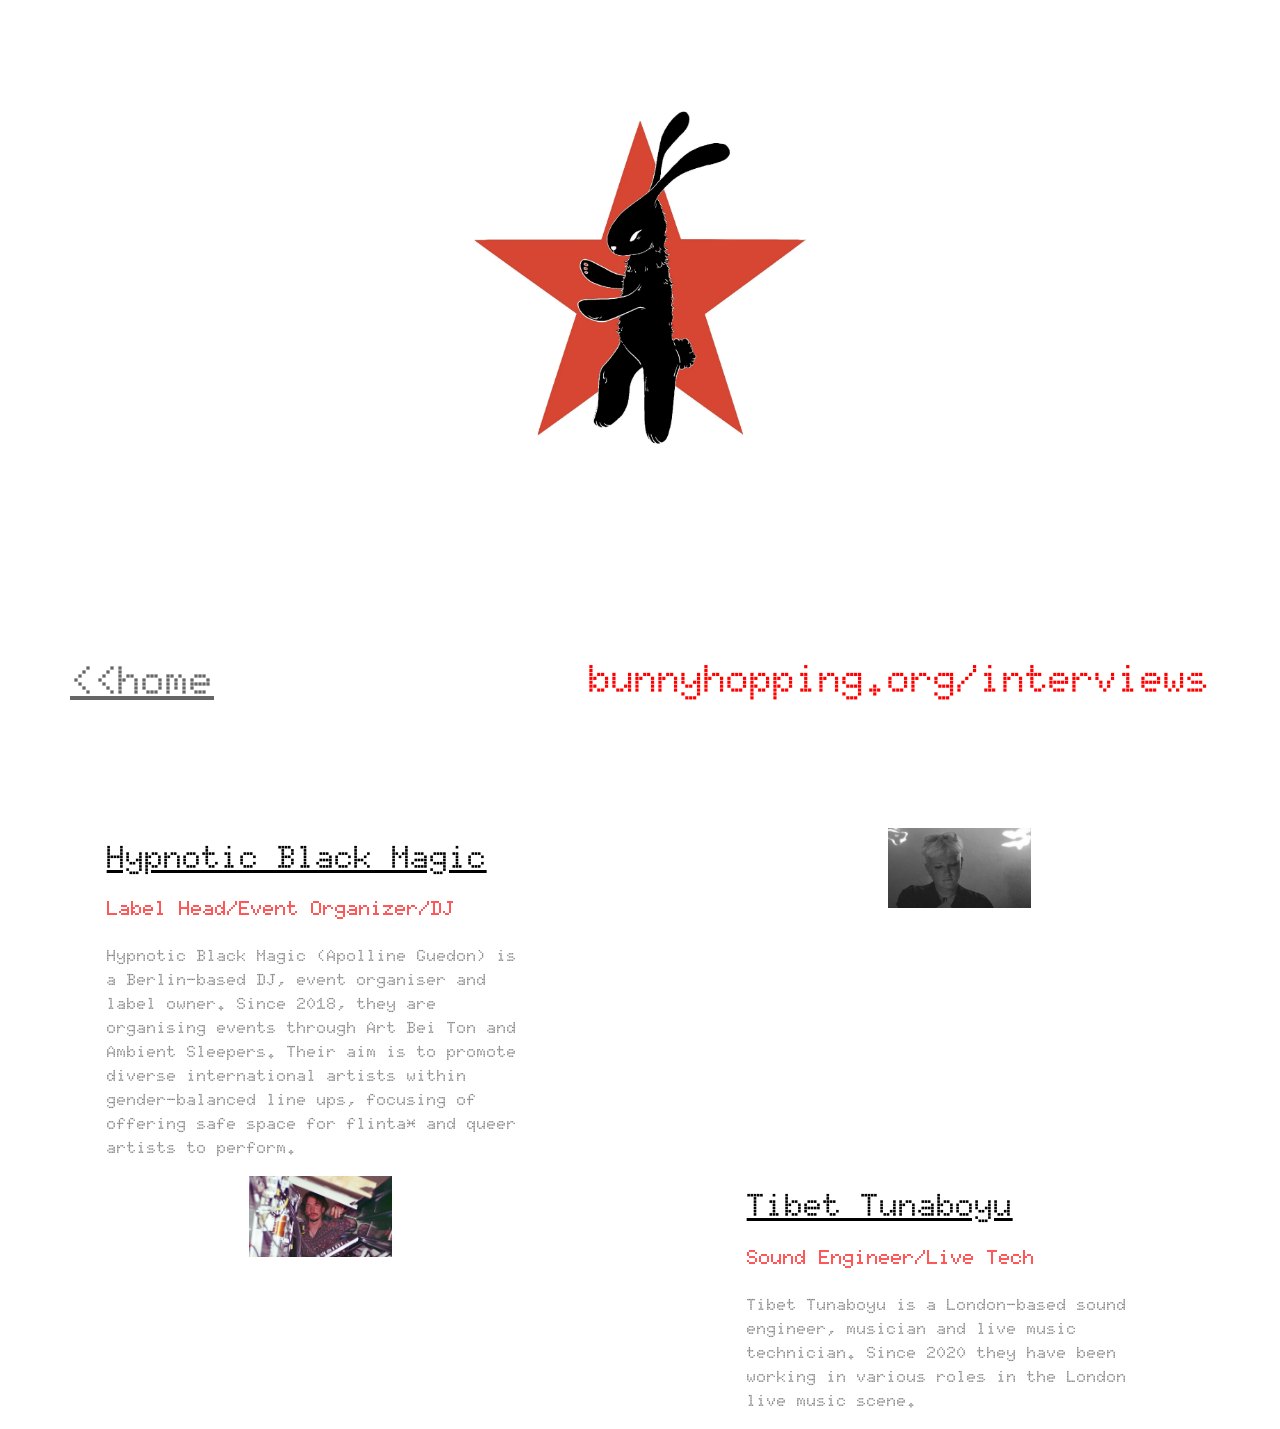
<file: interviews/index.html>
<!doctype html>
<html>
<head>
    <meta charset="utf-8">
    <meta name="keywords" content="">
    <meta name="description" content="">
    <meta name="viewport" content="width=device-width, initial-scale=1.0, viewport-fit=cover">
	<link rel="canonical" href="bunnyhopping.org/interviews/">
	<meta name="robots" content="index, follow">
    <link rel="shortcut icon" type="image/png" href="../favicon.png">
    
	<link rel="stylesheet" type="text/css" href="../css/bootstrap.min.css?2732">
	<link rel="stylesheet" type="text/css" href="../style.css?8306">
	<link rel="stylesheet" type="text/css" href="../css/animate.min.css?2355">
	
    <title>interviews</title>


    
<!-- Analytics -->
 
<!-- Analytics END -->
    
</head>
<body data-clean-url="true">

<!-- Preloader -->
<div id="page-loading-blocs-notifaction" class="page-preloader"></div>
<!-- Preloader END -->


<!-- Main container -->
<div class="page-container">
    
<!-- bloc-2 -->
<div class="bloc l-bloc" id="bloc-2">
	<div class="container bloc-lg">
		<div class="row">
			<div class="col-sm-10 offset-sm-1 col-md-8 offset-md-2 col-lg-6 offset-lg-3 text-start">
				<picture><source type="image/webp" srcset="../img/lazyload-ph.png" data-srcset="../img/ae24cf04-b6c3-4321-89ae-37822fb67c73.webp, ../img/ae24cf04-b6c3-4321-89ae-37822fb67c73@2x.JPG.webp 2x"><img src="../img/lazyload-ph.png" data-src="../img/ae24cf04-b6c3-4321-89ae-37822fb67c73.JPG" class="img-fluid mx-auto d-block lazyload" data-srcset="../img/ae24cf04-b6c3-4321-89ae-37822fb67c73@2x.JPG 2x" alt="ae24cf04 b6c3 4321 89ae 37822fb67c73.JPG" width="356" height="23"></picture>
			</div>
		</div>
	</div>
</div>
<!-- bloc-2 END -->

<!-- bloc-3 -->
<div class="bloc l-bloc" id="bloc-3">
	<div class="container bloc-lg">
		<div class="row">
			<div class="col-md-9 order-md-1">
				<h2 class="mg-clear text-center text-md-end tc-1931 h2-bloc-3-style">
					bunnyhopping.org/interviews
				</h2>
			</div>
			<div class="align-self-center col-md-3">
				<h1 class="mb-4 h1-style">
					<a href="../">&lt;&lt;home</a><br>
				</h1>
			</div>
		</div>
	</div>
</div>
<!-- bloc-3 END -->

<!-- bloc-4 -->
<div class="bloc l-bloc full-width-bloc" id="bloc-4">
	<div class="container bloc-no-padding">
		<div class="row g-0">
			<div class="order-md-0 col-md-12 col-lg-6 order-lg-1 offset-lg-1">
				<picture><source type="image/webp" srcset="../img/lazyload-ph.png" data-srcset="../img/HBM.webp"><img src="../img/lazyload-ph.png" data-src="../img/HBM.jpg" class="img-fluid mx-auto d-block lazyload" alt="placeholder image" width="143" height="23"></picture>
			</div>
			<div class="align-self-center offset-md-1 col-md-10 col-lg-4 col-sm-10 offset-sm-1 col-10 offset-1">
				<h2 class="mg-md h2-style">
					<a class="animated pulse-hvr ltc-176" href="../int_apo/">Hypnotic Black Magic</a>
				</h2>
				<h1 class="mb-4 h1-event-style tc-1931">
					Label Head/Event Organizer/DJ
				</h1>
				<p class="p-style">
					Hypnotic Black Magic (Apolline Guedon) is a Berlin-based DJ, event organiser and label owner.&nbsp;Since 2018, they are organising events through Art Bei Ton and Ambient Sleepers. Their aim is to promote diverse international artists within gender-balanced line ups, focusing of offering safe space for flinta* and queer artists to perform.<br>
				</p>
			</div>
		</div>
	</div>
</div>
<!-- bloc-4 END -->

<!-- bloc-5 -->
<div class="bloc l-bloc full-width-bloc" id="bloc-5">
	<div class="container bloc-no-padding">
		<div class="row g-0">
			<div class="col-md-12 offset-lg--1 col-lg-6">
				<picture><source type="image/webp" srcset="../img/lazyload-ph.png" data-srcset="../img/tibet.webp"><img src="../img/lazyload-ph.png" data-src="../img/tibet.jpg" class="img-fluid mx-auto d-block lazyload" alt="placeholder image" width="143" height="23"></picture>
			</div>
			<div class="align-self-center offset-md-1 col-md-10 col-sm-10 offset-sm-1 offset-1 col-10 offset-lg-1 col-lg-4">
				<h2 class="mg-md tc-176">
					<a class="animated pulse-hvr ltc-176" href="../int_tibet/">Tibet Tunaboyu</a>
				</h2>
				<h1 class="mb-4 h1-bloc-5-style tc-1931">
					Sound Engineer/Live Tech
				</h1>
				<p>
					Tibet Tunaboyu is a London-based sound engineer, musician and live music technician. Since 2020 they have been working in various roles in the London live music scene.
				</p>
			</div>
		</div>
	</div>
</div>
<!-- bloc-5 END -->

<!-- ScrollToTop Button -->
<button aria-label="Scroll to top button" class="bloc-button btn btn-d scrollToTop" onclick="scrollToTarget('1',this)"><svg xmlns="http://www.w3.org/2000/svg" width="22" height="22" viewBox="0 0 32 32"><path class="scroll-to-top-btn-icon" d="M30,22.656l-14-13-14,13"/></svg></button>
<!-- ScrollToTop Button END-->


</div>
<!-- Main container END -->
    


<!-- Additional JS -->
<script src="../js/bootstrap.bundle.min.js?9703"></script>
<script src="../js/blocs.min.js?476"></script>
<script src="../js/lazysizes.min.js" defer></script><!-- Additional JS END -->


</body>
</html>
</file>
<file: style.css>
/*-----------------------------------------------------------------------------------
	bhopping
	About: A shiny new Blocs website.
	Author: Anıl Erdoğan
	Version: 1.0
	Built with Blocs
-----------------------------------------------------------------------------------*/
body{
	margin:0;
	padding:0;
    background:#FFFFFF;
    overflow-x:hidden;
    -webkit-font-smoothing: antialiased;
    -moz-osx-font-smoothing: grayscale;
}
.page-container{overflow: hidden;} /* Prevents unwanted scroll space when scroll FX used. */
a,button{transition: background .3s ease-in-out;outline: none!important;} /* Prevent blue selection glow on Chrome and Safari */
a:hover{text-decoration: none; cursor:pointer;}
.scroll-fx-lock-init{position:fixed!important;top: 0;bottom: 0;left: :0;right: 0;z-index:99999;} /* ScrollFX Lock */
.blocs-grid-container{display: grid!important;grid-template-columns: 1fr 1fr;grid-template-rows: auto auto;column-gap: 1.5rem;row-gap: 1.5rem;} /* CSS Grid */
nav .dropdown-menu .nav-link{color:rgba(0,0,0,0.6)!important;} /* Maintain Downdown Menu Link Color in Navigation */
[data-bs-theme="dark"] nav .dropdown-menu .nav-link{color:var(--bs-dropdown-link-color)!important;} /* Maintain Downdown Menu Link Color in Navigation in Darkmode */


/* Preloader */

.page-preloader{position: fixed;top: 0;bottom: 0;width: 100%;z-index:100000;background:#FFFFFF url("img/pageload-spinner.gif") no-repeat center center;animation-name: preloader-fade;animation-delay: 2s;animation-duration: 0.5s;animation-fill-mode: both;}
.preloader-complete{animation-delay:0.1s;}
@keyframes preloader-fade {0% {opacity: 1;visibility: visible;}100% {opacity: 0;visibility: hidden;}}

/* = Web Fonts
-------------------------------------------------------------- */

@font-face {
	font-family:'Doto-ExtraBold';
	src: url('./fonts/Doto-ExtraBold/Doto-ExtraBold.ttf');
	src: url('./fonts/Doto-ExtraBold/Doto-ExtraBold.ttf') format('truetype');
	font-weight: normal;
	font-style: normal;
	font-display:swap;
}

/* = Blocs
-------------------------------------------------------------- */

.bloc{
	width:100%;
	clear:both;
	background: 50% 50% no-repeat;
	padding:0 20px;
	-webkit-background-size: cover;
	-moz-background-size: cover;
	-o-background-size: cover;
	background-size: cover;
	position:relative;
	display:flex;
}
.bloc .container{
	padding-left:0;
	padding-right:0;
	position:relative;
}


/* Sizes */

.bloc-lg{
	padding:100px 20px;
}
.bloc-sm{
	padding:20px;
}

/* = Full Width Blocs 
-------------------------------------------------------------- */

.full-width-bloc{
	padding-left:0;
	padding-right:0;
}
.full-width-bloc .row{
	margin-left:0;
	margin-right:0;
}
.full-width-bloc .container{
	width:100%;
	max-width:100%!important;
}
.full-width-bloc .carousel img{
	width:100%;
	height:auto;
}


/* Light theme */

.d-bloc .card,.l-bloc{
	color:rgba(0,0,0,.5);
}
.d-bloc .card button:hover,.l-bloc button:hover{
	color:rgba(0,0,0,.7);
}
.l-bloc .icon-round,.l-bloc .icon-square,.l-bloc .icon-rounded,.l-bloc .icon-semi-rounded-a,.l-bloc .icon-semi-rounded-b{
	border-color:rgba(0,0,0,.7);
}
.d-bloc .card .divider-h span,.l-bloc .divider-h span{
	border-color:rgba(0,0,0,.1);
}
.d-bloc .card .a-btn,.l-bloc .a-btn,.l-bloc .navbar a,.l-bloc a .icon-sm, .l-bloc a .icon-md, .l-bloc a .icon-lg, .l-bloc a .icon-xl, .l-bloc h1 a, .l-bloc h2 a, .l-bloc h3 a, .l-bloc h4 a, .l-bloc h5 a, .l-bloc h6 a, .l-bloc p a{
	color:rgba(0,0,0,.6);
}
.d-bloc .card .a-btn:hover,.l-bloc .a-btn:hover,.l-bloc .navbar a:hover, .l-bloc a:hover .icon-sm, .l-bloc a:hover .icon-md, .l-bloc a:hover .icon-lg, .l-bloc a:hover .icon-xl, .l-bloc h1 a:hover, .l-bloc h2 a:hover, .l-bloc h3 a:hover, .l-bloc h4 a:hover, .l-bloc h5 a:hover, .l-bloc h6 a:hover, .l-bloc p a:hover{
	color:rgba(0,0,0,1);
}
.l-bloc .navbar-toggle .icon-bar{
	color:rgba(0,0,0,.6);
}
.d-bloc .card .btn-wire,.d-bloc .card .btn-wire:hover,.l-bloc .btn-wire,.l-bloc .btn-wire:hover{
	color:rgba(0,0,0,.7);
	border-color:rgba(0,0,0,.3);
}


/* = NavBar
-------------------------------------------------------------- */

/* Navbar Icon */
.svg-menu-icon{
	fill: none;
	stroke: rgba(0,0,0,0.5);
	stroke-width: 2px;
	fill-rule: evenodd;
}
.navbar-dark .svg-menu-icon{
	stroke: rgba(255,255,255,0.5);
}
.menu-icon-thin-bars{
	stroke-width: 1px;
}
.menu-icon-thick-bars{
	stroke-width: 5px;
}
.menu-icon-rounded-bars{
	stroke-width: 3px;
	stroke-linecap: round;
}
.menu-icon-filled{
	fill: rgba(0,0,0,0.5);
	stroke-width: 0px;
}
.navbar-dark .menu-icon-filled{
	fill: rgba(255,255,255,0.5);
}
.navbar-toggler-icon{
	background: none!important;
	pointer-events: none;
	width: 33px;
	height: 33px;
}
/* Handle Multi Level Navigation */
.dropdown-menu .dropdown-menu{
	border:none}
@media (min-width:576px){
	
.navbar-expand-sm .dropdown-menu .dropdown-menu{
	border:1px solid rgba(0,0,0,.15);
	position:absolute;
	left:100%;
	top:-7px}.navbar-expand-sm .dropdown-menu .submenu-left{
	right:100%;
	left:auto}}@media (min-width:768px){
	.navbar-expand-md .dropdown-menu .dropdown-menu{
	border:1px solid rgba(0,0,0,.15);
	border:1px solid rgba(0,0,0,.15);
	position:absolute;
	left:100%;
	top:-7px}.navbar-expand-md .dropdown-menu .submenu-left{
	right:100%;
	left:auto}}@media (min-width:992px){
	.navbar-expand-lg .dropdown-menu .dropdown-menu{
	border:1px solid rgba(0,0,0,.15);
	position:absolute;
	left:100%;
	top:-7px}.navbar-expand-lg .dropdown-menu .submenu-left{
	right:100%;
	left:auto}
}
/* = Bric adjustment margins
-------------------------------------------------------------- */

.mg-clear{
	margin:0;
}
.mg-md{
	margin-top:10px;
	margin-bottom:20px;
}

/* = Buttons
-------------------------------------------------------------- */

.btn-d,.btn-d:hover,.btn-d:focus{
	color:#FFF;
	background:rgba(0,0,0,.3);
}

/* Prevent ugly blue glow on chrome and safari */
button{
	outline: none!important;
}






.card-sq, .card-sq .card-header, .card-sq .card-footer{
	border-radius:0;
}
.card-rd{
	border-radius:30px;
}
.card-rd .card-header{
	border-radius:29px 29px 0 0;
}
.card-rd .card-footer{
	border-radius:0 0 29px 29px;
}
/* = Masonary
-------------------------------------------------------------- */
.card-columns .card {
	margin-bottom: 0.75rem;
}
@media (min-width: 576px) {
	.card-columns {
	-webkit-column-count: 3;
	-moz-column-count: 3;
	column-count: 3;
	-webkit-column-gap: 1.25rem;
	-moz-column-gap: 1.25rem;
	column-gap: 1.25rem;
	orphans: 1;
	widows: 1;
}
.card-columns .card {
	display: inline-block;
	width: 100%;
}
}




/* ScrollToTop button */

.scrollToTop{
	width:36px;
	height:36px;
	padding:5px;
	position:fixed;
	bottom:20px;
	right:20px;
	opacity:0;
	z-index:999;
	transition: all .3s ease-in-out;
	pointer-events:none;
}
.showScrollTop{
	opacity: 1;
	pointer-events:all;
}
.scroll-to-top-btn-icon{
	fill: none;
	stroke: #fff;
	stroke-width: 2px;
	fill-rule: evenodd;
	stroke-linecap:round;
}

/* = Custom Styling
-------------------------------------------------------------- */

h1,h2,h3,h4,h5,h6,p,label,.btn,a{
	font-family:"Doto-ExtraBold";
}
.container{
	max-width:1140px;
}
.link-style{
	font-size:40px;
}
.h2-style{
	width:100%;
}
.p-style{
	width:100%;
}
.img-bloc-5-style{
	width:600px;
	height:400px;
}
.h2-bloc-3-style{
	font-size:39px;
	width:100%;
}
.container-div-style{
	width:100%;
}
.p-3-style{
	font-size:30px;
}
.h1-style{
	width:15.14%;
}
.h1-event-style{
	font-size:20px;
}
.h1-bloc-5-style{
	font-size:20px;
}
.p-bloc-9-style{
	font-family:"Doto-ExtraBold";
	line-height:30px;
}
.p-bloc-6-style{
	line-height:30px;
}
.p-7-style{
	line-height:30px;
}
.p-3-bloc-6-style{
	line-height:30px;
}
.p-bloc-7-style{
	line-height:30px;
}
.p-5-style{
	line-height:30px;
}
.p-6-style{
	line-height:30px;
}
.p-11-style{
	font-family:"PT Serif Caption";
}

/* = Colour
-------------------------------------------------------------- */

/* Swatch Variables */
:root{
	
	--swatch-var-1931:#FF0000;
	
	--swatch-var-176:#000000;
	
}



/* Text colour styles */

.tc-1931{
	color:var(--swatch-var-1931)!important;
}
.tc-176{
	color:var(--swatch-var-176)!important;
}

/* Link colour styles */

.ltc-176{
	color:var(--swatch-var-176)!important;
}
.ltc-176:hover{
	color:#000000!important;
}
.ltc-1931{
	color:var(--swatch-var-1931)!important;
}
.ltc-1931:hover{
	color:#CC0000!important;
}




/* = Bloc Padding Multi Breakpoint
-------------------------------------------------------------- */

@media (min-width: 576px) {
    .bloc-xxl-sm{padding:200px 20px;}
    .bloc-xl-sm{padding:150px 20px;}
    .bloc-lg-sm{padding:100px 20px;}
    .bloc-md-sm{padding:50px 20px;}
    .bloc-sm-sm{padding:20px;}
    .bloc-no-padding-sm{padding:0 20px;}
}
@media (min-width: 768px) {
    .bloc-xxl-md{padding:200px 20px;}
    .bloc-xl-md{padding:150px 20px;}
    .bloc-lg-md{padding:100px 20px;}
    .bloc-md-md{padding:50px 20px;}
    .bloc-sm-md{padding:20px 20px;}
    .bloc-no-padding-md{padding:0 20px;}
}
@media (min-width: 992px) {
    .bloc-xxl-lg{padding:200px 20px;}
    .bloc-xl-lg{padding:150px 20px;}
    .bloc-lg-lg{padding:100px 20px;}
    .bloc-md-lg{padding:50px 20px;}
    .bloc-sm-lg{padding:20px;}
    .bloc-no-padding-lg{padding:0 20px;}
}


/* = Mobile adjustments 
-------------------------------------------------------------- */
@media (max-width: 1024px)
{
    .bloc.full-width-bloc, .bloc-tile-2.full-width-bloc .container, .bloc-tile-3.full-width-bloc .container, .bloc-tile-4.full-width-bloc .container{
        padding-left: 0; 
        padding-right: 0;  
    }
}
@media (max-width: 991px)
{
    .container{width:100%;}
    .bloc{padding-left: constant(safe-area-inset-left);padding-right: constant(safe-area-inset-right);} /* iPhone X Notch Support*/
    .bloc-group, .bloc-group .bloc{display:block;width:100%;}
}
@media (max-width: 767px)
{
    .bloc-tile-2 .container, .bloc-tile-3 .container, .bloc-tile-4 .container{
        padding-left:0;padding-right:0;
    }
    .btn-dwn{
       display:none; 
    }
    .voffset{
        margin-top:5px;
    }
    .voffset-md{
        margin-top:20px;
    }
    .voffset-lg{
        margin-top:30px;
    }
    form{
        padding:5px;
    }
    .close-lightbox{
        display:inline-block;
    }
    .blocsapp-device-iphone5{
	   background-size: 216px 425px;
	   padding-top:60px;
	   width:216px;
	   height:425px;
    }
    .blocsapp-device-iphone5 img{
	   width: 180px;
	   height: 320px;
    }
}

@media (max-width: 991px){
	.link-style{
		font-family:"Doto-ExtraBold";
		font-size:40px;
	}
	.h1-style{
		font-family:"Doto-ExtraBold";
		width:100%;
		font-size:33px;
	}
	h1,h2,h3,h4,h5,h6,p,label,.btn,a{
		font-family:"Doto-Black";
		color:#000000!important;
	}
	.h2-bloc-3-style{
		font-size:33px;
	}
	
}
</file>
